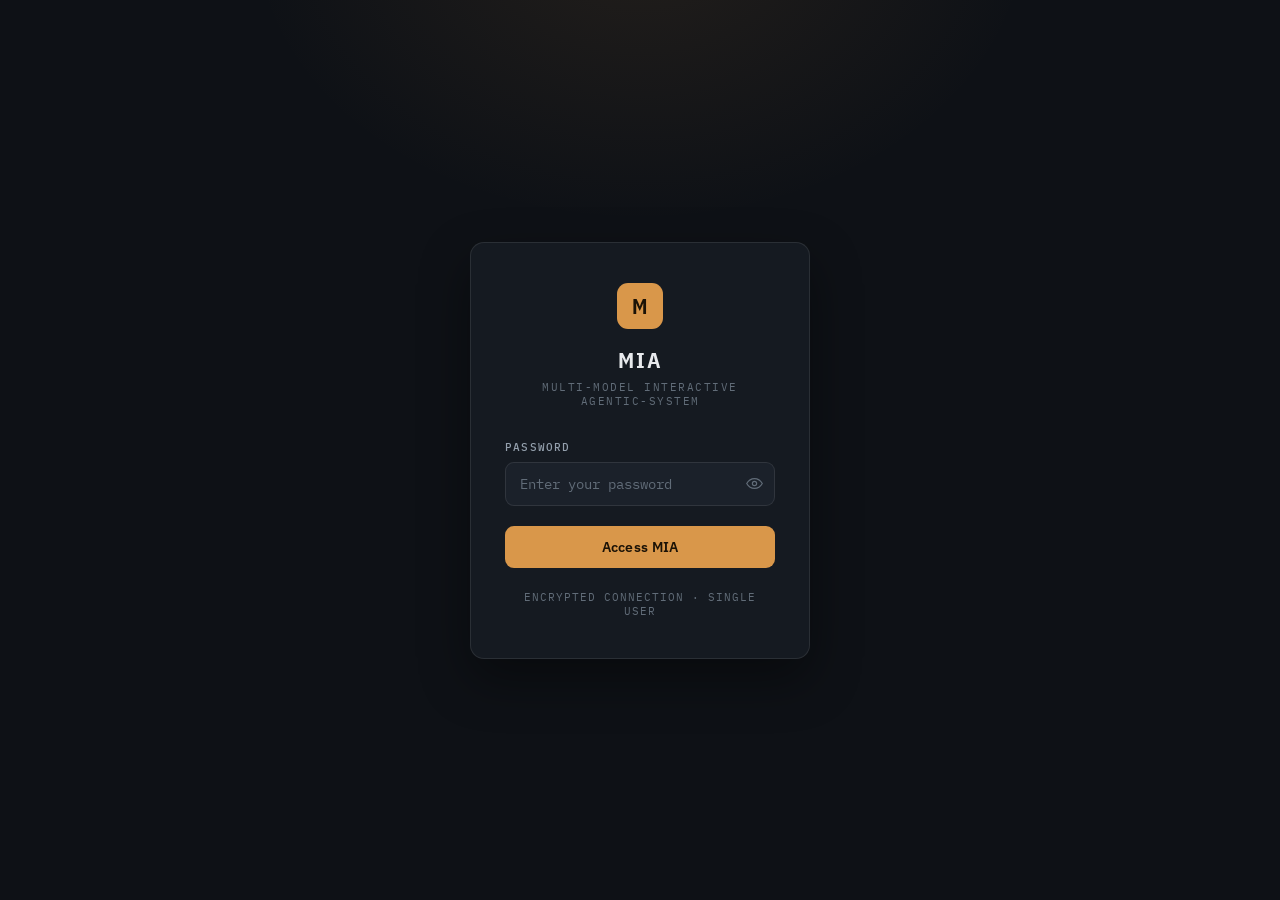
<file: frontend/login.html>
<!DOCTYPE html>
<html lang="en">
<head>
    <meta charset="UTF-8">
    <meta name="viewport" content="width=device-width, initial-scale=1.0">
    <title>MIA — Login</title>
    <link rel="preconnect" href="https://fonts.googleapis.com">
    <link href="https://fonts.googleapis.com/css2?family=IBM+Plex+Sans:wght@400;500;600;700&family=IBM+Plex+Sans+Condensed:wght@600;700&family=IBM+Plex+Mono:wght@400;500&display=swap" rel="stylesheet">
    <style>
        *, *::before, *::after { box-sizing: border-box; margin: 0; padding: 0; }

        :root {
            --bg-deep: #0e1116;
            --bg-card: #151a21;
            --bg-input: #1b212a;
            --accent: #d9974a;
            --accent-ink: #1b1206;
            --accent-glow: rgba(217, 151, 74, 0.16);
            --text: #e8eaed;
            --text-dim: #94a0ad;
            --text-faint: #616c78;
            --border: rgba(255, 255, 255, 0.09);
            --border-strong: rgba(255, 255, 255, 0.17);
            --danger: #e2604f;
            --danger-soft: rgba(226, 96, 79, 0.12);
            --radius: 14px;
            --font-sans: 'IBM Plex Sans', -apple-system, sans-serif;
            --font-display: 'IBM Plex Sans Condensed', sans-serif;
            --font-mono: 'IBM Plex Mono', ui-monospace, monospace;
        }

        body {
            font-family: var(--font-sans);
            background:
                radial-gradient(560px 420px at 50% -8%, rgba(217, 151, 74, 0.10), transparent 70%),
                var(--bg-deep);
            min-height: 100vh;
            display: flex;
            align-items: center;
            justify-content: center;
            color: var(--text);
        }

        .login-container {
            width: 100%;
            max-width: 380px;
            padding: 20px;
        }

        .login-card {
            background: var(--bg-card);
            border: 1px solid var(--border);
            border-radius: var(--radius);
            padding: 40px 34px;
            box-shadow: 0 20px 50px rgba(0, 0, 0, 0.4);
            animation: rise 0.4s ease-out;
        }
        @keyframes rise {
            from { opacity: 0; transform: translateY(10px); }
            to { opacity: 1; transform: translateY(0); }
        }

        /* Logo */
        .logo {
            text-align: center;
            margin-bottom: 32px;
        }
        .logo-icon {
            width: 46px;
            height: 46px;
            background: var(--accent);
            color: var(--accent-ink);
            border-radius: 11px;
            display: inline-flex;
            align-items: center;
            justify-content: center;
            font-family: var(--font-display);
            font-weight: 700;
            font-size: 21px;
            margin-bottom: 16px;
        }
        .logo h1 {
            font-family: var(--font-display);
            font-size: 22px;
            font-weight: 700;
            letter-spacing: 2px;
            color: var(--text);
        }
        .logo p {
            font-family: var(--font-mono);
            font-size: 11px;
            color: var(--text-faint);
            margin-top: 6px;
            letter-spacing: 1.5px;
            text-transform: uppercase;
        }

        /* Form */
        .form-group {
            margin-bottom: 20px;
        }
        .form-group label {
            display: block;
            font-family: var(--font-mono);
            font-size: 10.5px;
            font-weight: 500;
            color: var(--text-dim);
            text-transform: uppercase;
            letter-spacing: 1.2px;
            margin-bottom: 8px;
        }
        .input-wrapper {
            position: relative;
        }
        .form-group input {
            width: 100%;
            padding: 12px 44px 12px 14px;
            background: var(--bg-input);
            border: 1px solid var(--border);
            border-radius: 9px;
            color: var(--text);
            font-family: var(--font-mono);
            font-size: 14px;
            outline: none;
            transition: border-color 0.15s, background-color 0.15s;
        }
        .form-group input:focus {
            border-color: var(--accent);
            background: var(--bg-card);
        }
        .form-group input::placeholder {
            color: var(--text-faint);
        }
        .toggle-password {
            position: absolute;
            right: 6px;
            top: 50%;
            transform: translateY(-50%);
            width: 30px;
            height: 30px;
            background: none;
            border: none;
            color: var(--text-faint);
            cursor: pointer;
            display: flex;
            align-items: center;
            justify-content: center;
            border-radius: 6px;
            transition: color 0.15s, background-color 0.15s;
        }
        .toggle-password:hover { color: var(--text); background: rgba(255,255,255,0.05); }
        .toggle-password svg { width: 17px; height: 17px; }
        .toggle-password .eye-off { display: none; }
        .toggle-password.showing .eye { display: none; }
        .toggle-password.showing .eye-off { display: block; }

        /* Button */
        .login-btn {
            width: 100%;
            padding: 12px;
            background: var(--accent);
            border: none;
            border-radius: 9px;
            color: var(--accent-ink);
            font-family: var(--font-sans);
            font-size: 14px;
            font-weight: 600;
            letter-spacing: 0.3px;
            cursor: pointer;
            transition: filter 0.15s;
            position: relative;
        }
        .login-btn:hover { filter: brightness(1.08); }
        .login-btn:active { filter: brightness(0.95); }
        .login-btn:disabled {
            opacity: 0.6;
            cursor: not-allowed;
        }
        .login-btn .spinner {
            display: none;
            width: 16px;
            height: 16px;
            border: 2px solid rgba(27, 18, 6, 0.3);
            border-top-color: var(--accent-ink);
            border-radius: 50%;
            animation: spin 0.6s linear infinite;
            margin: 0 auto;
        }
        .login-btn.loading .btn-text { display: none; }
        .login-btn.loading .spinner { display: block; }

        @keyframes spin { to { transform: rotate(360deg); } }

        /* Error message */
        .error-msg {
            background: var(--danger-soft);
            border: 1px solid rgba(226, 96, 79, 0.25);
            border-radius: 8px;
            padding: 10px 14px;
            color: var(--danger);
            font-size: 12.5px;
            margin-bottom: 18px;
            display: none;
        }
        .error-msg.shake { animation: shake 0.3s ease; }
        @keyframes shake {
            0%, 100% { transform: translateX(0); }
            25% { transform: translateX(-6px); }
            75% { transform: translateX(6px); }
        }

        /* Footer */
        .footer {
            text-align: center;
            margin-top: 22px;
            font-family: var(--font-mono);
            font-size: 10.5px;
            color: var(--text-faint);
            letter-spacing: 1px;
            text-transform: uppercase;
        }

        @media (prefers-reduced-motion: reduce) {
            .login-card { animation: none; }
        }
    </style>
</head>
<body>
    <div class="login-container">
        <div class="login-card">
            <div class="logo">
                <div class="logo-icon">M</div>
                <h1>MIA</h1>
                <p>Multi-model Interactive Agentic-system</p>
            </div>

            <div class="error-msg" id="errorMsg"></div>

            <form id="loginForm" onsubmit="handleLogin(event)">
                <div class="form-group">
                    <label>Password</label>
                    <div class="input-wrapper">
                        <input
                            type="password"
                            id="password"
                            placeholder="Enter your password"
                            autocomplete="current-password"
                            required
                        >
                        <button type="button" class="toggle-password" onclick="togglePassword()" title="Show password">
                            <svg class="eye" viewBox="0 0 24 24" fill="none" stroke="currentColor" stroke-width="1.7" stroke-linecap="round" stroke-linejoin="round"><path d="M1 12s4-7 11-7 11 7 11 7-4 7-11 7-11-7-11-7z"/><circle cx="12" cy="12" r="3"/></svg>
                            <svg class="eye-off" viewBox="0 0 24 24" fill="none" stroke="currentColor" stroke-width="1.7" stroke-linecap="round" stroke-linejoin="round"><path d="M17.9 17.9A10.94 10.94 0 0 1 12 20c-7 0-11-8-11-8a20.3 20.3 0 0 1 4.2-5.6M9.9 4.2A10.4 10.4 0 0 1 12 4c7 0 11 8 11 8a20.5 20.5 0 0 1-2.6 3.9M14.1 14.1a3 3 0 1 1-4.2-4.2M1 1l22 22"/></svg>
                        </button>
                    </div>
                </div>
                <button type="submit" class="login-btn" id="loginBtn">
                    <span class="btn-text">Access MIA</span>
                    <div class="spinner"></div>
                </button>
            </form>

            <div class="footer">Encrypted connection · Single user</div>
        </div>
    </div>

    <script>
        function togglePassword() {
            const input = document.getElementById('password');
            const btn = document.querySelector('.toggle-password');
            const showing = input.type === 'text';
            input.type = showing ? 'password' : 'text';
            btn.classList.toggle('showing', !showing);
            btn.title = showing ? 'Show password' : 'Hide password';
        }

        async function handleLogin(e) {
            e.preventDefault();
            const btn = document.getElementById('loginBtn');
            const errorMsg = document.getElementById('errorMsg');
            const password = document.getElementById('password').value;

            btn.classList.add('loading');
            btn.disabled = true;
            errorMsg.style.display = 'none';
            errorMsg.classList.remove('shake');

            try {
                const res = await fetch('/api/auth/login', {
                    method: 'POST',
                    headers: { 'Content-Type': 'application/json' },
                    body: JSON.stringify({ password }),
                });
                const data = await res.json();

                if (data.success) {
                    localStorage.setItem('mia_token', data.token);
                    window.location.href = '/';
                } else {
                    errorMsg.textContent = data.message || 'Invalid password';
                    errorMsg.style.display = 'block';
                    errorMsg.classList.add('shake');
                }
            } catch (err) {
                errorMsg.textContent = 'Connection error. Is the server running?';
                errorMsg.style.display = 'block';
                errorMsg.classList.add('shake');
            } finally {
                btn.classList.remove('loading');
                btn.disabled = false;
            }
        }

        // Check if already authenticated
        (async () => {
            try {
                const token = localStorage.getItem('mia_token');
                if (token) {
                    const res = await fetch('/api/auth/session', {
                        headers: { 'Authorization': `Bearer ${token}` }
                    });
                    const data = await res.json();
                    if (data.authenticated) window.location.href = '/';
                }
            } catch (e) {}
        })();
    </script>
</body>
</html>
</file>
